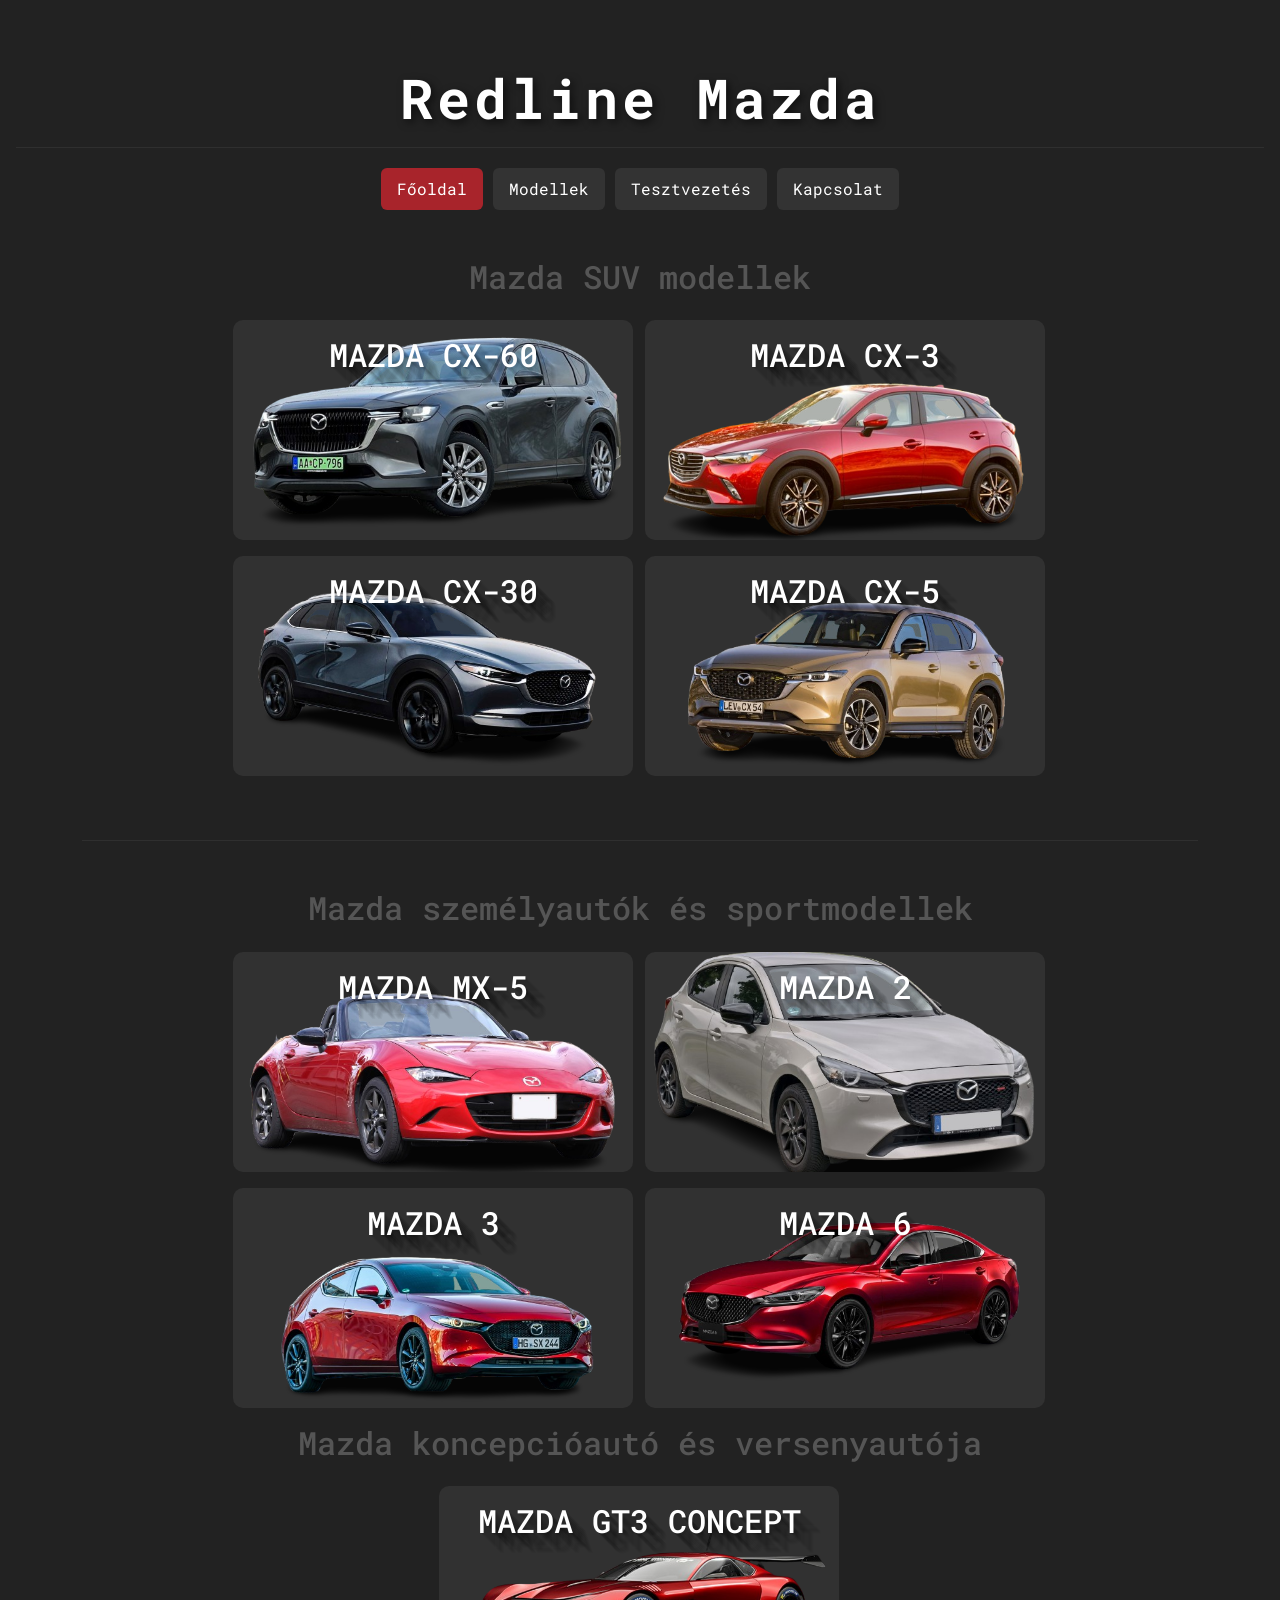
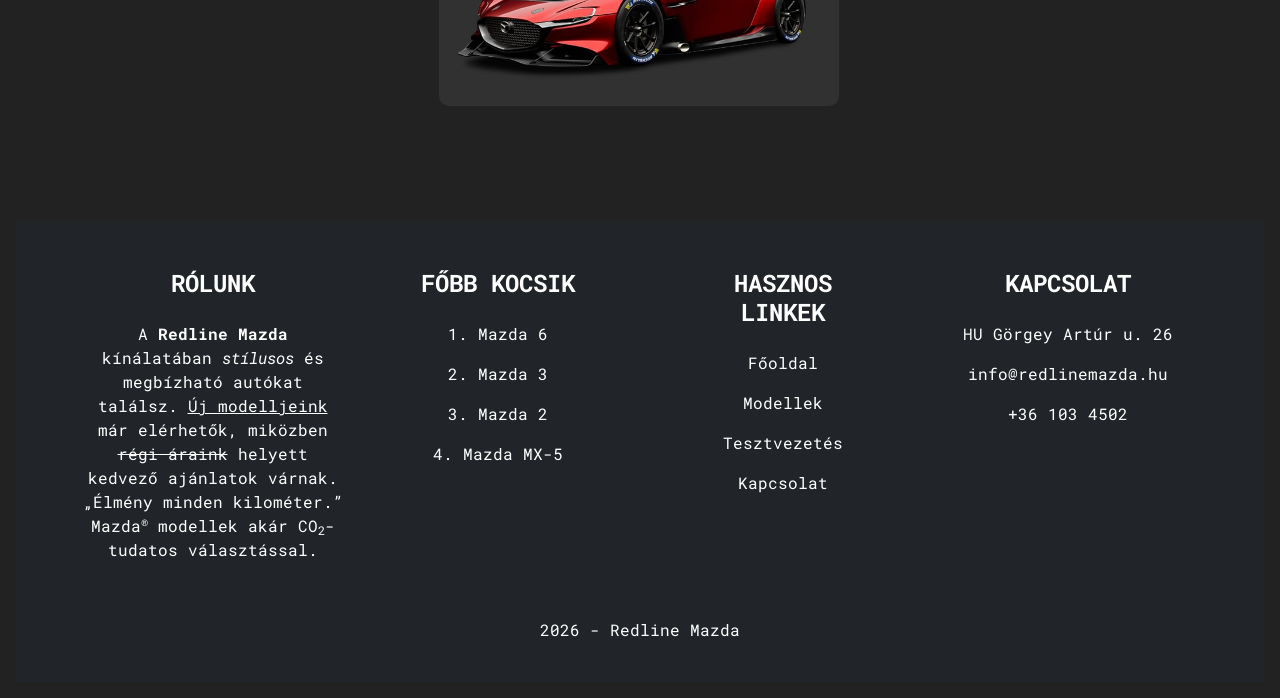
<file: index.html>
<!DOCTYPE html>
<html lang="hu">

<head>
    <meta charset="UTF-8">
    <meta name="viewport" content="width=device-width, initial-scale=1.0">
    <link href="https://cdn.jsdelivr.net/npm/bootstrap@5.0.2/dist/css/bootstrap.min.css" rel="stylesheet">
    <link rel="icon" type="image/x-icon" href="kepek/ico.png">
    <link rel="stylesheet" href="css/style.css">
    <link rel="stylesheet" href="css/generated.css">

    <title>Redline Mazda</title>
</head>

<body>

    <header class="text-center py-4">
        <h1>Redline Mazda</h1>
        <hr>
        <nav class="fo-menu" aria-label="Fő navigáció">
            <a href="index.html" class="aktiv" aria-current="page">Főoldal</a>
            <a href="index.html#modellek">Modellek</a>
            <a href="tesztvezetes.html">Tesztvezetés</a>
            <a href="#kapcsolat">Kapcsolat</a>
        </nav>
    </header>

    <main class="container py-4">

        <h2 id="modellek" class="text-center mb-4">Mazda SUV modellek</h2>

        <div class="flip-container">

            <div class="flip">
                <div class="front" style="background-image: url('kepek/Mazda-CX-60.png')">
                    <h2 class="text-shadow">MAZDA CX-60</h2>
                </div>
                <div class="back">
                    <h3>Mazda CX-60</h3>
                    <p>
                        Erőteljes és elegáns SUV modern technológiával,
                        prémium belső térrel és kiváló vezetési élménnyel.
                    </p>
                </div>
            </div>

            <div class="flip">
                <div class="front" style="background-image: url('kepek/Mazda-CX-3.png')">
                    <h2 class="text-shadow">MAZDA CX-3</h2>
                </div>
                <div class="back">
                    <h3>Mazda CX-3</h3>
                    <p>
                        Kompakt városi SUV sportos megjelenéssel,
                        kényelmes belső térrel és dinamikus vezethetőséggel.
                    </p>
                </div>
            </div>

            <div class="flip">
                <div class="front" style="background-image: url('kepek/Mazda-CX-30.png')">
                    <h2 class="text-shadow">MAZDA CX-30</h2>
                </div>
                <div class="back">
                    <h3>Mazda CX-30</h3>
                    <p>
                        Stílusos crossover, amely ötvözi a kényelmet,
                        a modern technológiát és a sportos vezetési élményt.
                    </p>
                </div>
            </div>

            <div class="flip">
                <div class="front" style="background-image: url('kepek/mazda-cx-5.png')">
                    <h2 class="text-shadow">MAZDA CX-5</h2>
                </div>
                <div class="back">
                    <h3>Mazda CX-5</h3>
                    <p>
                        Tágas és sokoldalú SUV, amely prémium kialakítással
                        és magabiztos úttartással rendelkezik.
                    </p>
                </div>
            </div>

        </div>

        <hr class="my-5">

        <h2 class="text-center mb-4">Mazda személyautók és sportmodellek</h2>

        <div class="flip-container">

            <div id="mazda-mx5" class="flip flip-vertical">
                <div class="front" style="background-image: url('kepek/Mazda-MX-5.png')">
                    <h2 class="text-shadow">MAZDA MX-5</h2>
                </div>
                <div class="back">
                    <h3>Mazda MX-5</h3>
                    <p>
                        Ikonikus kétüléses sportautó könnyű karosszériával
                        és élvezetes, közvetlen vezetési élménnyel.
                    </p>
                </div>
            </div>

            <div id="mazda2" class="flip flip-vertical">
                <div class="front" style="background-image: url('kepek/mazda2.png')">
                    <h2 class="text-shadow">MAZDA 2</h2>
                </div>
                <div class="back">
                    <h3>Mazda 2</h3>
                    <p>
                        Kompakt és gazdaságos városi autó, amely könnyű
                        kezelhetőséget és modern megjelenést kínál.
                    </p>
                </div>
            </div>

            <div id="mazda3" class="flip flip-vertical">
                <div class="front" style="background-image: url('kepek/mazda3.png')">
                    <h2 class="text-shadow">MAZDA 3</h2>
                </div>
                <div class="back">
                    <h3>Mazda 3</h3>
                    <p>
                        Elegáns kompakt modell sportos karakterrel,
                        igényes belső térrel és fejlett technológiával.
                    </p>
                </div>
            </div>

            <div id="mazda6" class="flip flip-vertical">
                <div class="front" style="background-image: url('kepek/mazda6.png')">
                    <h2 class="text-shadow">MAZDA 6</h2>
                </div>
                <div class="back">
                    <h3>Mazda 6</h3>
                    <p>
                        Elegáns és kényelmes középkategóriás modell,
                        amely hosszabb utakon is kiváló komfortot biztosít.
                    </p>
                </div>
            </div>

        </div>


        <h2 class="text-center mb-4">Mazda koncepcióautó és versenyautója</h2>

        <div class="flip-container">

            <div class="flip flip-vertical">
                <div class="front" style="background-image: url('kepek/mazda-gt.png')">
                    <h2 class="text-shadow">MAZDA GT3 CONCEPT</h2>
                </div>
                <div class="back">
                    <h3>MAZDA GT3 CONCEPT</h3>
                    <p>
                        Ikonikus versenyautó-koncepció agresszív karosszériával és dinamikus, versenypályára tervezett
                        megjelenéssel.
                    </p>
                </div>
            </div>

        </div>


    </main>

    <footer id="kapcsolat" class="bg-dark text-white pt-5 pb-4">

        <div class="container">
            <div class="row">

                <div class="col-md-3 col-lg-4 col-xl-3 mb-4">
                    <h4 class="text-uppercase fw-bold mb-4">Rólunk</h4>
                    <p>
                        A <strong>Redline Mazda</strong> kínálatában
                        <em>stílusos</em> és megbízható autókat találsz.
                        <ins>Új modelljeink</ins> már elérhetők, miközben
                        <del>régi áraink</del> helyett kedvező ajánlatok
                        várnak. <q>Élmény minden kilométer.</q>
                        Mazda<sup>®</sup> modellek akár
                        CO<sub>2</sub>-tudatos választással.
                    </p>
                </div>

                <div class="col-md-2 col-lg-2 col-xl-2 mx-auto mb-4">
                    <h4 class="text-uppercase fw-bold mb-4">Főbb kocsik</h4>
                    <p><a href="index.html#mazda6" class="text-white">1. Mazda 6</a></p>
                    <p><a href="index.html#mazda3" class="text-white">2. Mazda 3</a></p>
                    <p><a href="index.html#mazda2" class="text-white">3. Mazda 2</a></p>
                    <p><a href="index.html#mazda-mx5" class="text-white">4. Mazda MX-5</a></p>
                </div>

                <div class="col-md-3 col-lg-2 col-xl-2 mx-auto mb-4">
                    <h4 class="text-uppercase fw-bold mb-4">Hasznos linkek</h4>
                    <p><a href="index.html" class="text-white">Főoldal</a></p>
                    <p><a href="index.html#modellek" class="text-white">Modellek</a></p>
                    <p><a href="tesztvezetes.html" class="text-white">Tesztvezetés</a></p>
                    <p><a href="#kapcsolat" class="text-white">Kapcsolat</a></p>
                </div>

                <div class="col-md-4 col-lg-3 col-xl-3 mb-md-0 mb-4">
                    <h4 class="text-uppercase fw-bold mb-4">Kapcsolat</h4>
                    <p>HU Görgey Artúr u. 26</p>
                    <p>info@redlinemazda.hu</p>
                    <p>+36 103 4502</p>
                </div>

            </div>
        </div>

        <div class="text-center py-3">
            2026 -
            <a href="index.html" class="text-white">Redline Mazda</a>
        </div>

    </footer>

    <script src="https://cdn.jsdelivr.net/npm/bootstrap@5.0.2/dist/js/bootstrap.bundle.min.js"></script>

</body>

</html>
</file>
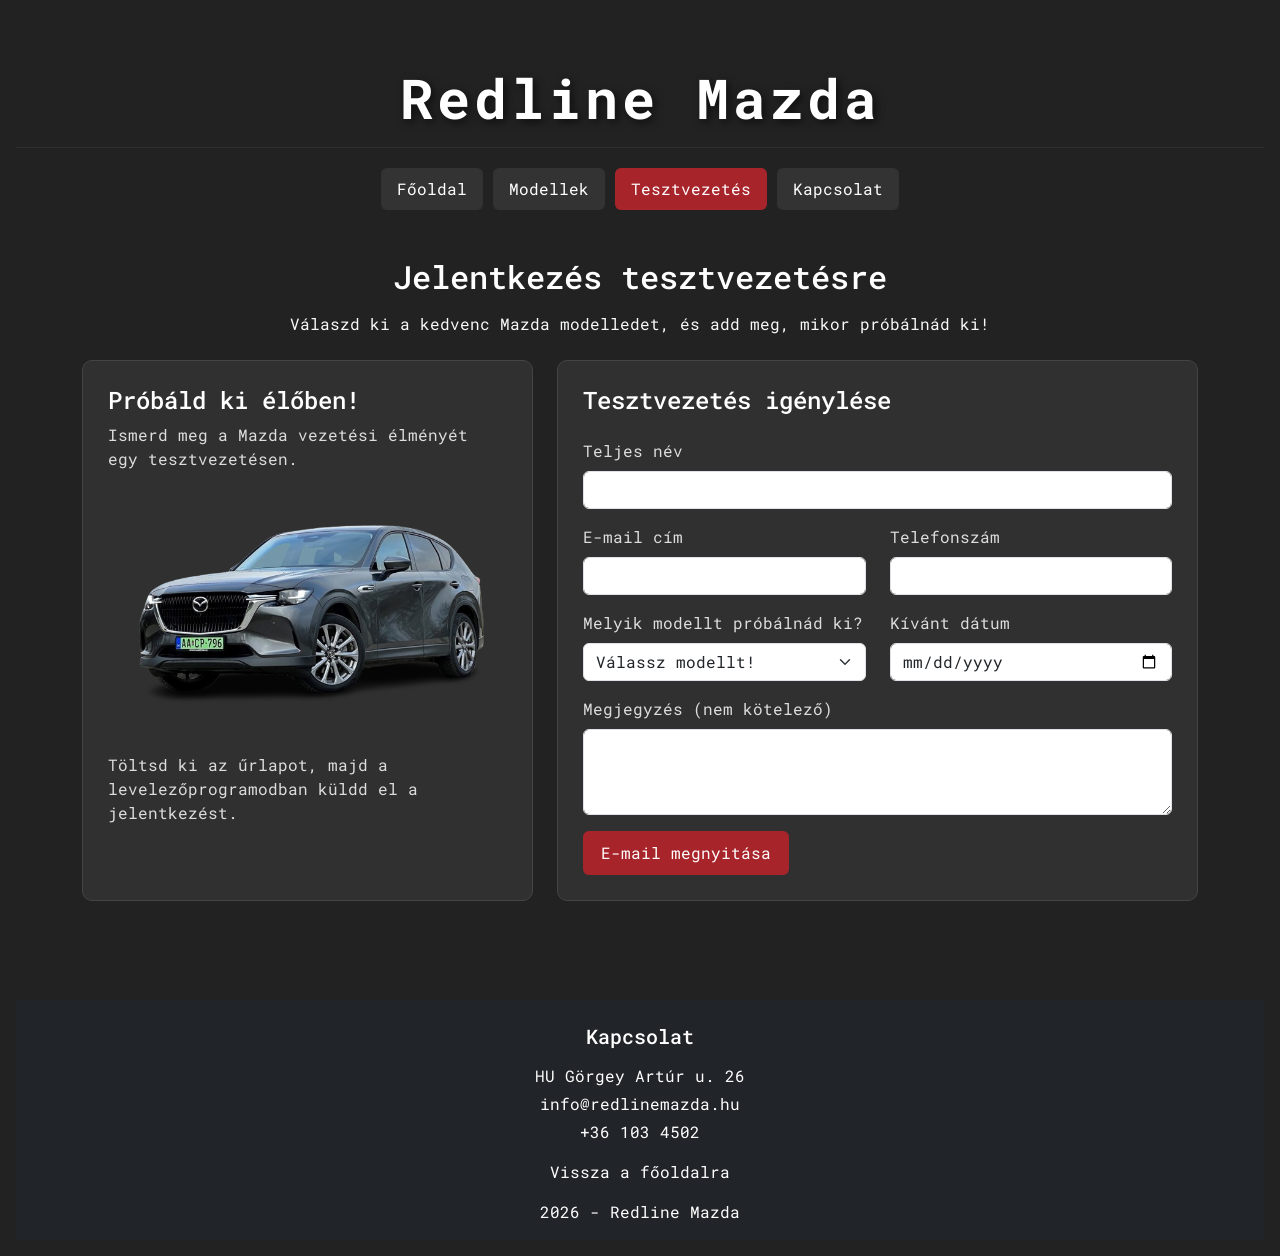
<file: tesztvezetes.html>
<!DOCTYPE html>
<html lang="hu">

<head>
    <meta charset="UTF-8">
    <meta name="viewport" content="width=device-width, initial-scale=1.0">
    <link href="https://cdn.jsdelivr.net/npm/bootstrap@5.0.2/dist/css/bootstrap.min.css" rel="stylesheet">
    <link rel="icon" type="image/png" href="kepek/ico.png">
    <link rel="stylesheet" href="css/style.css">
    <title>Tesztvezetés | Redline Mazda</title>
</head>

<body>
    <header class="text-center py-4">
        <h1>Redline Mazda</h1>
        <hr>
        <nav class="fo-menu" aria-label="Fő navigáció">
            <a href="index.html">Főoldal</a>
            <a href="index.html#modellek">Modellek</a>
            <a href="tesztvezetes.html" class="aktiv" aria-current="page">Tesztvezetés</a>
            <a href="#kapcsolat">Kapcsolat</a>
        </nav>
    </header>

    <main class="container py-4">
        <h2 class="text-white mb-3">Jelentkezés tesztvezetésre</h2>
        <p class="text-light mb-4">Válaszd ki a kedvenc Mazda modelledet, és add meg, mikor próbálnád ki!</p>

        <div class="row g-4 justify-content-center">
            <div class="col-lg-5">
                <section class="teszt-doboz h-100">
                    <h2 class="h4">Próbáld ki élőben!</h2>
                    <p>Ismerd meg a Mazda vezetési élményét egy tesztvezetésen.</p>
                    <img class="teszt-auto" src="kepek/Mazda-CX-60.png" alt="Mazda CX-60">
                    <p class="mt-3 mb-0">Töltsd ki az űrlapot, majd a levelezőprogramodban küldd el a jelentkezést.</p>
                </section>
            </div>

            <div class="col-lg-7">
                <section class="teszt-doboz">
                    <h2 class="h4 mb-4">Tesztvezetés igénylése</h2>
                    <form id="teszt-urlap">
                        <div class="mb-3">
                            <label for="nev" class="form-label">Teljes név</label>
                            <input type="text" class="form-control" id="nev" autocomplete="name" required>
                        </div>
                        <div class="row">
                            <div class="col-md-6 mb-3">
                                <label for="email" class="form-label">E-mail cím</label>
                                <input type="email" class="form-control" id="email" autocomplete="email" required>
                            </div>
                            <div class="col-md-6 mb-3">
                                <label for="telefon" class="form-label">Telefonszám</label>
                                <input type="tel" class="form-control" id="telefon" autocomplete="tel" required>
                            </div>
                        </div>
                        <div class="row">
                            <div class="col-md-6 mb-3">
                                <label for="modell" class="form-label">Melyik modellt próbálnád ki?</label>
                                <select class="form-select" id="modell" required>
                                    <option value="" selected disabled>Válassz modellt!</option>
                                    <option>Mazda 2</option>
                                    <option>Mazda 3</option>
                                    <option>Mazda 6</option>
                                    <option>Mazda CX-3</option>
                                    <option>Mazda CX-30</option>
                                    <option>Mazda CX-5</option>
                                    <option>Mazda CX-60</option>
                                    <option>Mazda MX-5</option>
                                </select>
                            </div>
                            <div class="col-md-6 mb-3">
                                <label for="datum" class="form-label">Kívánt dátum</label>
                                <input type="date" class="form-control" id="datum" required>
                            </div>
                        </div>
                        <div class="mb-3">
                            <label for="megjegyzes" class="form-label">Megjegyzés (nem kötelező)</label>
                            <textarea class="form-control" id="megjegyzes" rows="3"></textarea>
                        </div>
                        <button type="submit" class="piros-gomb">E-mail megnyitása</button>
                    </form>
                </section>
            </div>
        </div>
    </main>

    <footer id="kapcsolat" class="bg-dark text-white pt-4 pb-3">
        <div class="container">
            <h3 class="h5 mb-3">Kapcsolat</h3>
            <p class="mb-1">HU Görgey Artúr u. 26</p>
            <p class="mb-1">info@redlinemazda.hu</p>
            <p class="mb-3">+36 103 4502</p>
            <a href="index.html" class="text-white">Vissza a főoldalra</a>
            <p class="mt-3 mb-0">2026 - Redline Mazda</p>
        </div>
    </footer>
</body>

</html>
</file>
<file: css/style.css>
@import url('https://fonts.googleapis.com/css?family=Roboto+Mono');

* {
    box-sizing: border-box;
    font-weight: normal;
}

body {
    color: #555;
    background: #222;
    text-align: center;
    font-family: 'Roboto Mono';
    padding: 1em;
}

h1 {
    font-size: 2.2em;
}


/*
 > ez a jel azt jelenti hogy: vagy egy .flip div, ha azon belül pontosan van egy
 .front vagy egy .back, akkor fog rá menni a .front és a .back dizánj. Tehát ha van közte egy sima div akkor már nem lesz jó!
 
 A !important; az azt jelenti hogy ez lesz a legmagasabb prioritásu dolog a css-ben mindent felül ír!

 Ez a jel & azt jelenti hogy: Bele van téve a .flip-be, tehát ha van egy ilyen: &:hover akkor az azt jelenti itt hogy, .flip:hover.
 */

.flip {
    position: relative;

    >.front,
    >.back {
        display: block;
        transition-timing-function: cubic-bezier(.175, .885, .32, 1.275); /* Ez egy ilyen bounce animációs hatást hoz létre, szépen fordul át. */
        transition-duration: .5s; /* Ez hogy meddig tartson */
        transition-property: transform, opacity; /* Meg mondja milyen css hatásra változzon. transform meg átváltozik. */
    }

    >.front {
        transform: rotateY(0deg);
    }

    >.back {
        position: absolute;
        opacity: 0;
        top: 0px;
        left: 0px;
        width: 100%;
        height: 100%;
        transform: rotateY(-180deg);
    }

    &:hover {
        >.front {
            transform: rotateY(180deg);
        }

        >.back {
            opacity: 1;
            transform: rotateY(0deg);
        }
    }

    &.flip-vertical {
        >.back {
            transform: rotateX(-180deg);
        }

        &:hover {
            >.front {
                transform: rotateX(180deg);
            }

            >.back {
                transform: rotateX(0deg);
            }
        }
    }
}

.flip {
    position: relative;
    display: inline-block;
    margin-right: 2px;
    margin-bottom: 1em;
    width: 400px;

    >.front,
    >.back {
        display: block;
        color: white;
        width: inherit;
        background-size: cover !important;
        background-position: center !important;
        height: 220px;
        padding: 1em 2em;
        background: #313131;
        border-radius: 10px;

        p {
            font-size: 0.9125rem;
            line-height: 160%;
            color: #999;
        }
    }
}

img {
    height: 260px;
    width: 224px;
    border-radius: 15px;
    object-fit: contain;
}

.row {
    row-gap: 50px;
}

h1 {
    text-align: center;
    color: white;
    font-size: 55px;
    font-weight: 800;
    letter-spacing: 4px;
    margin-top: 25px;
    margin-bottom: 10px;
    text-shadow: 3px 3px 8px rgba(0, 0, 0, 0.6);
}

footer {
    background-color: #343a40;
    color: #fff;
    margin-top: 75px;
}

footer a {
    color: #fff;
    text-decoration: none;
}

footer a:hover {
    color: #ccc;
    text-decoration: underline;
}

.footer-copyright {
    background-color: rgba(0, 0, 0, 0.2);
}
/* Egyszerű menü */
.fo-menu {
    display: flex;
    justify-content: center;
    flex-wrap: wrap;
    gap: 10px;
    margin-top: 20px;
}

.fo-menu a {
    color: white;
    text-decoration: none;
    padding: 9px 16px;
    border-radius: 6px;
    background-color: #333;
    transition: background-color 0.2s;
}

.fo-menu a:hover,
.fo-menu a.aktiv {
    background-color: #a8242b;
    color: white;
}

/* Az autók mobilon is elférnek */
.flip {
    max-width: 100%;
}

.flip > .front,
.flip > .back {
    max-width: 100%;
}

/* Tesztvezetés oldal */
.teszt-doboz {
    background-color: #303030;
    border: 1px solid #444;
    border-radius: 10px;
    padding: 25px;
    text-align: left;
}

.teszt-doboz h2 {
    color: white;
}

.teszt-doboz p,
.teszt-doboz label {
    color: #ddd;
}

.teszt-auto {
    width: 100%;
    height: auto;
    max-height: 250px;
    object-fit: contain;
}

.piros-gomb {
    background-color: #a8242b;
    color: white;
    border: none;
    border-radius: 6px;
    padding: 10px 18px;
    cursor: pointer;
    transition: background-color 0.2s;
}

.piros-gomb:hover {
    background-color: #cc3038;
}

/* Kisebb képernyőn a cím is kisebb */
@media (max-width: 600px) {
    h1 {
        font-size: 32px;
        letter-spacing: 1px;
    }

    .flip {
        width: 100%;
        margin-right: 0;
    }

    .teszt-doboz {
        padding: 18px;
    }
}
/*Py4 ez ezt jelenti! Ez egy boostrap térköz. 24 px belső térköz fent és lent. De mb0 az a alsó külső térköz eltávolítása*/
/* header {
    text-align: center;
    padding-top: 24px;
    padding-bottom: 24px;
}
*/
</file>
<file: css/generated.css>
.text-shadow {
    text-shadow: 1px 1px rgba(0, 0, 0, 0.04), 2px 2px rgba(0, 0, 0, 0.04), 3px 3px rgba(0, 0, 0, 0.04), 4px 4px rgba(0, 0, 0, 0.04), 0.125rem 0.125rem rgba(0, 0, 0, 0.04), 6px 6px rgba(0, 0, 0, 0.04), 7px 7px rgba(0, 0, 0, 0.04), 8px 8px rgba(0, 0, 0, 0.04), 9px 9px rgba(0, 0, 0, 0.04), 0.3125rem 0.3125rem rgba(0, 0, 0, 0.04), 11px 11px rgba(0, 0, 0, 0.04), 12px 12px rgba(0, 0, 0, 0.04), 13px 13px rgba(0, 0, 0, 0.04), 14px 14px rgba(0, 0, 0, 0.04), 0.625rem 0.625rem rgba(0, 0, 0, 0.04), 16px 16px rgba(0, 0, 0, 0.04), 17px 17px rgba(0, 0, 0, 0.04), 18px 18px rgba(0, 0, 0, 0.04), 19px 19px rgba(0, 0, 0, 0.04), 1.25rem 1.25rem rgba(0, 0, 0, 0.04);
}
</file>
